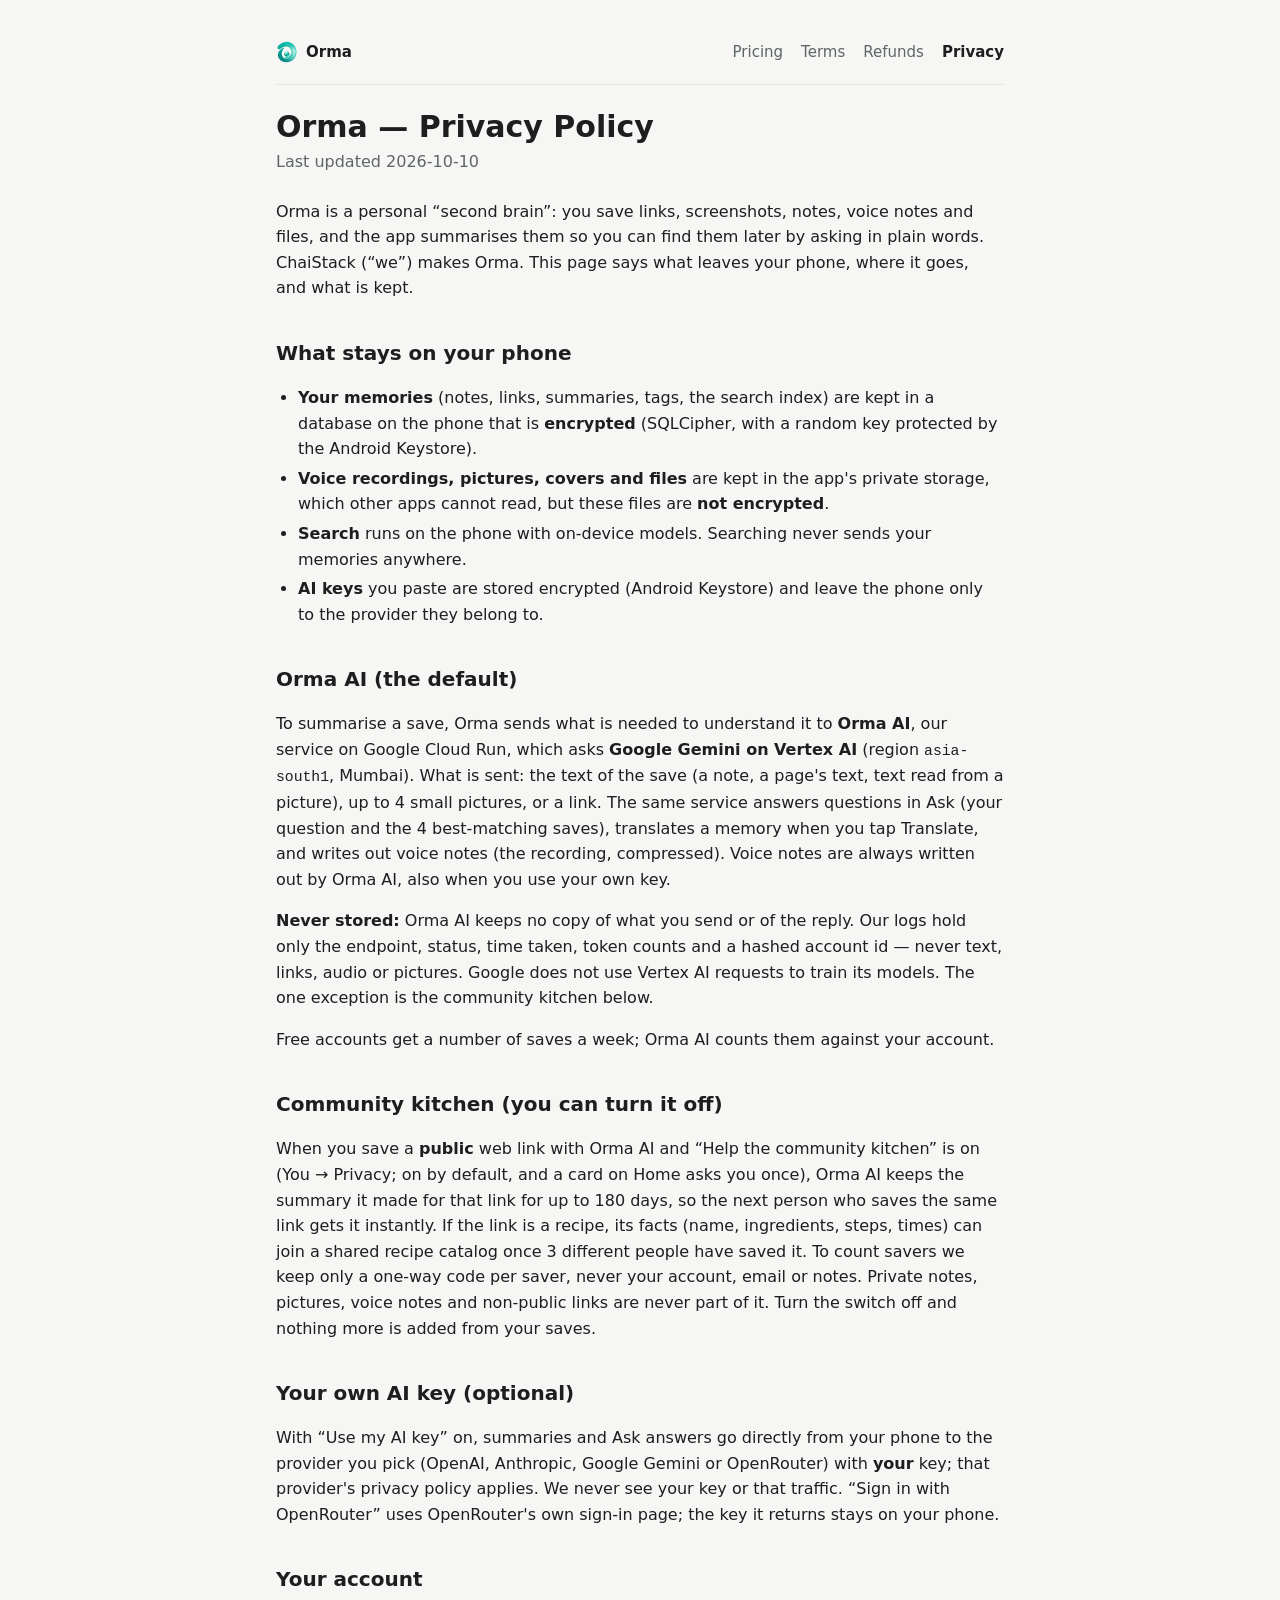
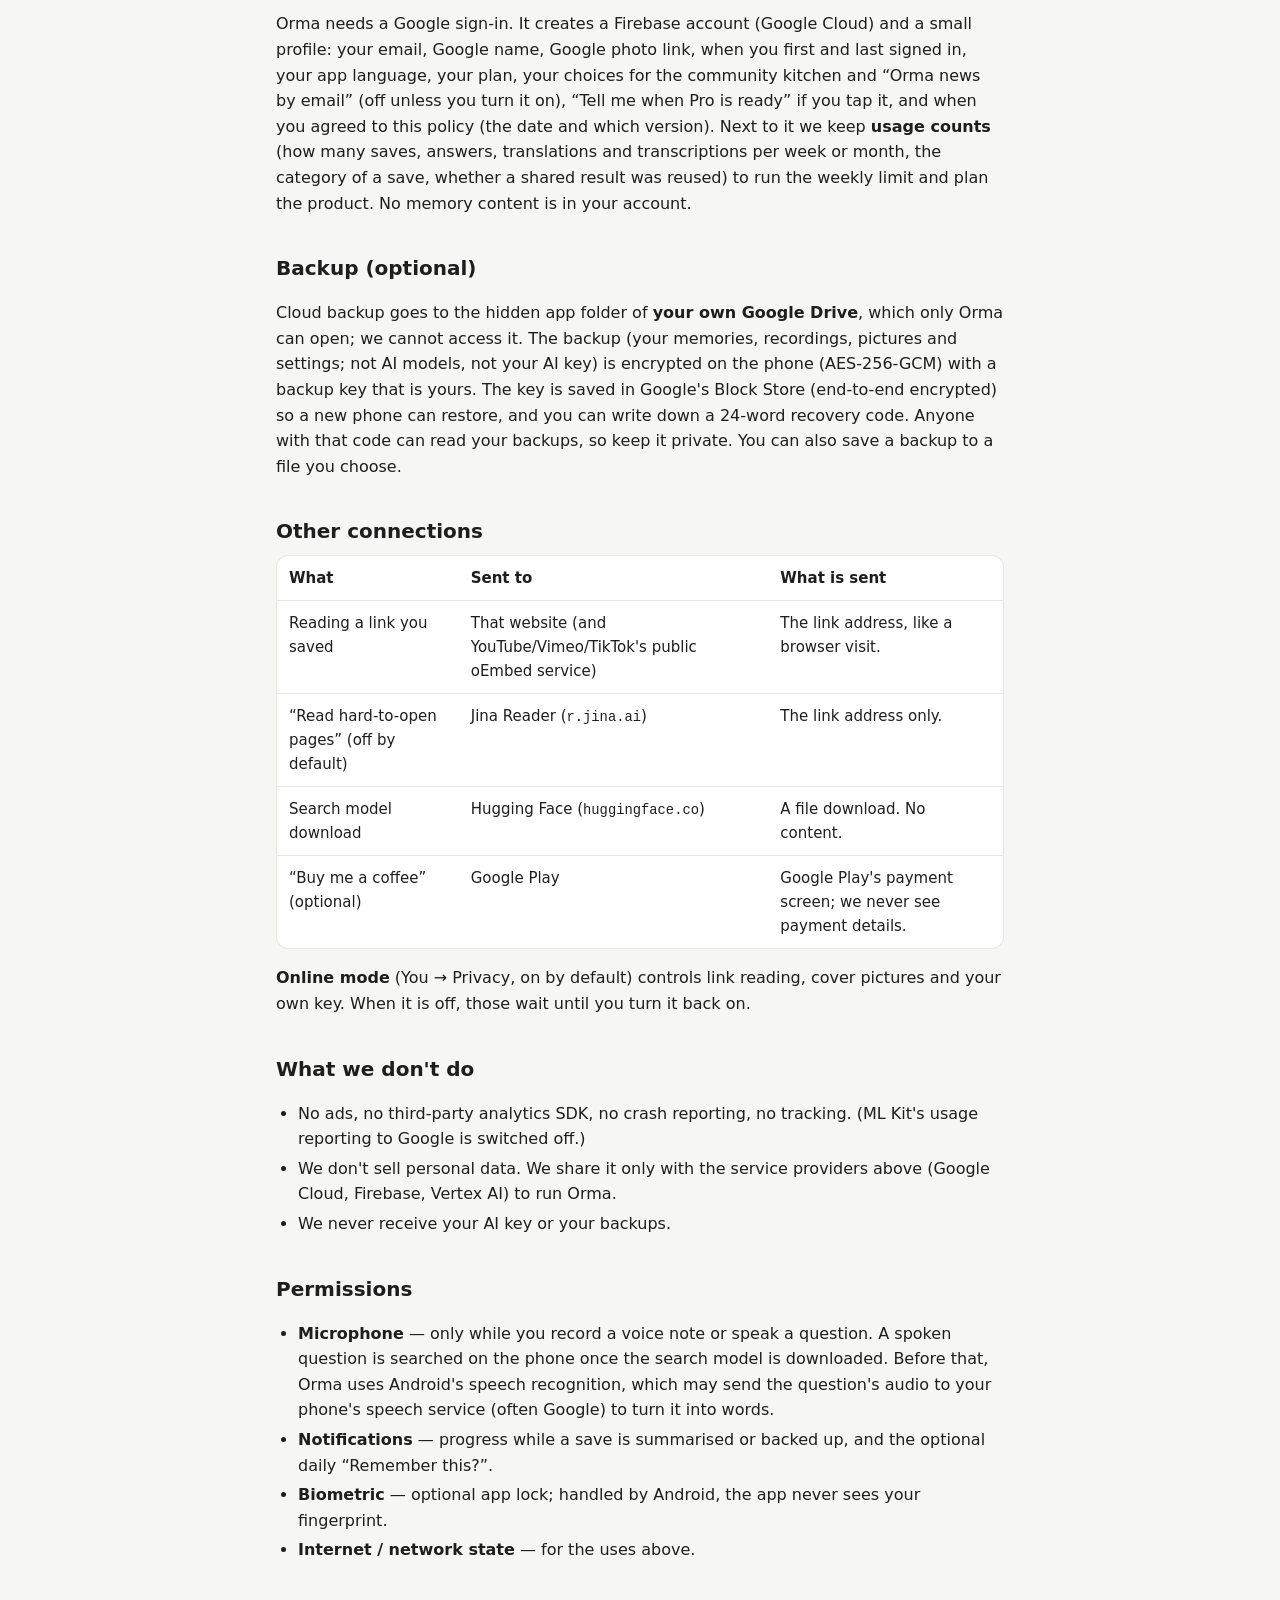
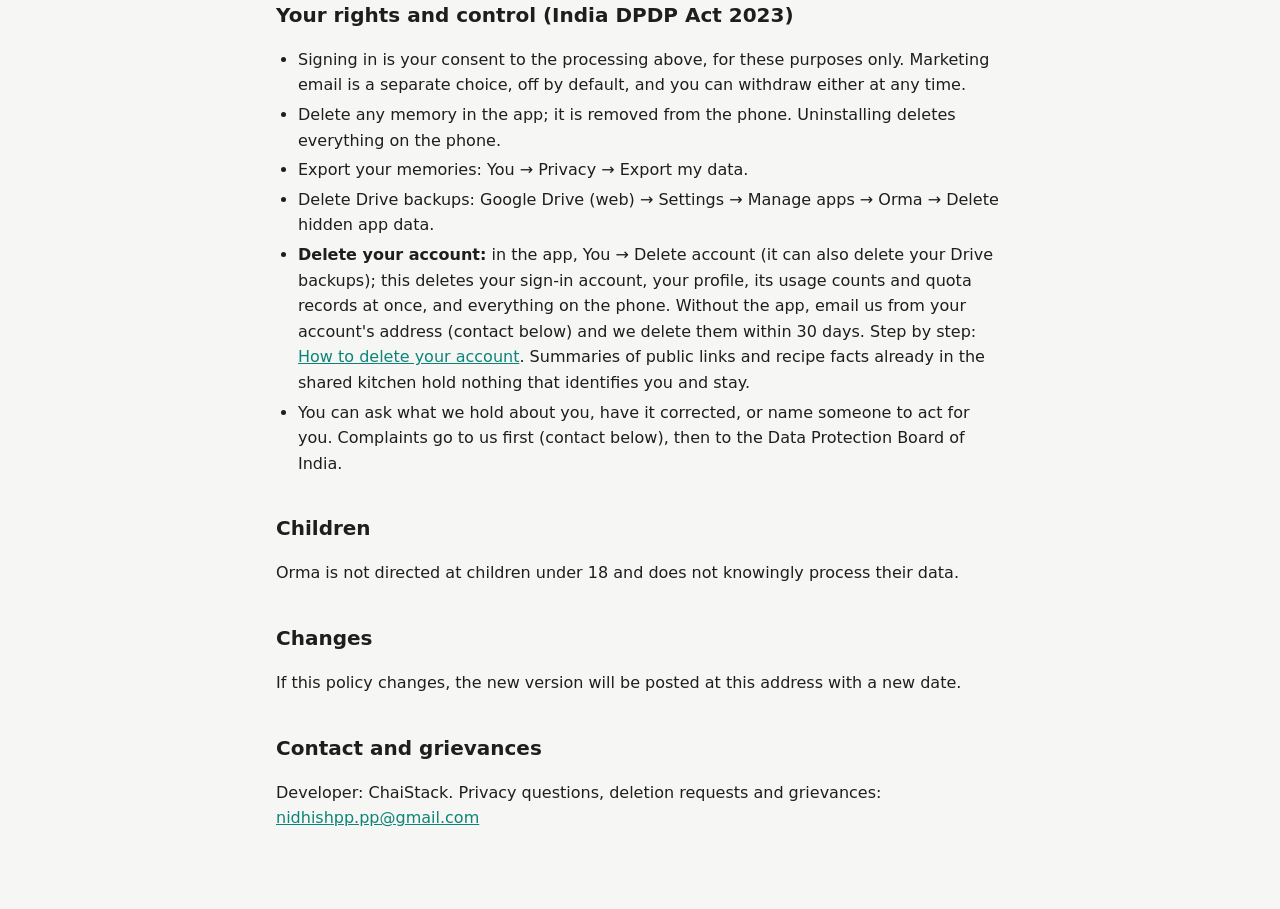
<file: index.html>
<!doctype html>
<html lang="en">
<head>
<meta charset="utf-8">
<meta name="viewport" content="width=device-width, initial-scale=1">
<title>Orma — Privacy Policy</title>
<meta name="description" content="Privacy policy for the Orma Android app.">
<link rel="icon" href="favicon.ico" sizes="48x48">
<link rel="icon" href="favicon.svg" type="image/svg+xml">
<link rel="apple-touch-icon" href="apple-touch-icon.png">
<meta name="theme-color" content="#0C8578">
<meta property="og:type" content="website">
<meta property="og:site_name" content="Orma">
<meta property="og:title" content="Orma — Privacy Policy">
<meta property="og:description" content="Privacy policy for the Orma Android app.">
<meta property="og:url" content="https://nidhishpp.github.io/orma-privacy/">
<meta property="og:image" content="https://nidhishpp.github.io/orma-privacy/og.jpg">
<meta property="og:image:width" content="1200">
<meta property="og:image:height" content="630">
<meta property="og:image:alt" content="Orma, your pocket brain app">
<meta name="twitter:card" content="summary_large_image">
<style>
  :root { --bg:#F6F6F4; --card:#FFFFFF; --ink:#1C1F1E; --muted:#5E6664; --line:#E4E6E3; --accent:#0C8578; }
  @media (prefers-color-scheme: dark) {
    :root { --bg:#121615; --card:#1A1F1E; --ink:#E9EDEC; --muted:#A3ADAA; --line:#2A3230; --accent:#4AD1C0; }
  }
  * { box-sizing: border-box; }
  body { margin:0; background:var(--bg); color:var(--ink);
         font:16px/1.6 system-ui,-apple-system,"Segoe UI",Roboto,sans-serif; }
  main { max-width:760px; margin:0 auto; padding:40px 16px 64px; }
  h1 { font-size:30px; line-height:1.2; margin:0 0 4px; }
  h2 { font-size:20px; margin:36px 0 8px; }
  .updated { color:var(--muted); margin:0 0 24px; }
  a { color:var(--accent); }
  code { font-size:.92em; }
  ul { padding-left:22px; }
  li { margin:4px 0; }
  .table { overflow-x:auto; border:1px solid var(--line); border-radius:12px; background:var(--card); }
  table { border-collapse:collapse; width:100%; min-width:560px; font-size:15px; }
  th, td { text-align:left; vertical-align:top; padding:10px 12px; border-bottom:1px solid var(--line); }
  tr:last-child td { border-bottom:0; }
  th { font-weight:600; }
  nav.site { display:flex; flex-wrap:wrap; gap:4px 18px; padding:0 0 20px; margin:0 0 24px; border-bottom:1px solid var(--line); font-size:15px; }
  nav.site a { color:var(--muted); text-decoration:none; }
  nav.site a[aria-current="page"] { color:var(--ink); font-weight:600; }
  nav.site .brand { color:var(--ink); font-weight:700; margin-right:auto; display:inline-flex; align-items:center; gap:8px; }
</style>
</head>
<body>
<main>
<nav class="site">
  <a class="brand" href="./"><img src="mark.svg" alt="" width="22" height="22">Orma</a>
  <a href="pricing.html">Pricing</a>
  <a href="terms.html">Terms</a>
  <a href="refund.html">Refunds</a>
  <a href="./" aria-current="page">Privacy</a>
</nav>

<h1>Orma — Privacy Policy</h1>
<p class="updated">Last updated 2026-10-10</p>

<p>Orma is a personal “second brain”: you save links, screenshots, notes, voice notes and files, and
the app summarises them so you can find them later by asking in plain words. ChaiStack (“we”) makes
Orma. This page says what leaves your phone, where it goes, and what is kept.</p>

<h2>What stays on your phone</h2>
<ul>
<li><strong>Your memories</strong> (notes, links, summaries, tags, the search index) are kept in a database on the phone
that is <strong>encrypted</strong> (SQLCipher, with a random key protected by the Android Keystore).</li>
<li><strong>Voice recordings, pictures, covers and files</strong> are kept in the app's private storage, which other apps
cannot read, but these files are <strong>not encrypted</strong>.</li>
<li><strong>Search</strong> runs on the phone with on-device models. Searching never sends your memories anywhere.</li>
<li><strong>AI keys</strong> you paste are stored encrypted (Android Keystore) and leave the phone only to the provider
they belong to.</li>
</ul>

<h2>Orma AI (the default)</h2>
<p>To summarise a save, Orma sends what is needed to understand it to <strong>Orma AI</strong>, our service on Google Cloud
Run, which asks <strong>Google Gemini on Vertex AI</strong> (region <code>asia-south1</code>, Mumbai). What is sent: the
text of the save (a note, a page's text, text read from a picture), up to 4 small pictures, or a link. The same service
answers questions in Ask (your question and the 4 best-matching saves), translates a memory when you tap Translate, and
writes out voice notes (the recording, compressed). Voice notes are always written out by Orma AI, also when you use
your own key.</p>
<p><strong>Never stored:</strong> Orma AI keeps no copy of what you send or of the reply. Our logs hold only the endpoint,
status, time taken, token counts and a hashed account id — never text, links, audio or pictures. Google does not use
Vertex AI requests to train its models. The one exception is the community kitchen below.</p>
<p>Free accounts get a number of saves a week; Orma AI counts them against your account.</p>

<h2>Community kitchen (you can turn it off)</h2>
<p>When you save a <strong>public</strong> web link with Orma AI and “Help the community kitchen” is on (You → Privacy; on by
default, and a card on Home asks you once), Orma AI keeps the summary it made for that link for up to 180 days, so the
next person who saves the same link gets it instantly. If the link is a recipe, its facts (name, ingredients, steps, times)
can join a shared recipe catalog once 3 different people have saved it. To count savers we keep only a one-way code per
saver, never your account, email or notes. Private notes, pictures, voice notes and non-public links are never part of
it. Turn the switch off and nothing more is added from your saves.</p>

<h2>Your own AI key (optional)</h2>
<p>With “Use my AI key” on, summaries and Ask answers go directly from your phone to the provider you pick (OpenAI,
Anthropic, Google Gemini or OpenRouter) with <strong>your</strong> key; that provider's privacy policy applies. We never see
your key or that traffic. “Sign in with OpenRouter” uses OpenRouter's own sign-in page; the key it returns stays on your
phone.</p>

<h2>Your account</h2>
<p>Orma needs a Google sign-in. It creates a Firebase account (Google Cloud) and a small profile: your email, Google name,
Google photo link, when you first and last signed in, your app language, your plan, your choices for the community
kitchen and “Orma news by email” (off unless you turn it on), “Tell me when Pro is ready” if you tap it, and when you
agreed to this policy (the date and which version). Next to it we
keep <strong>usage counts</strong> (how many saves, answers, translations and transcriptions per week or month, the
category of a save, whether a shared result was reused) to run the weekly limit and plan the product. No memory content
is in your account.</p>

<h2>Backup (optional)</h2>
<p>Cloud backup goes to the hidden app folder of <strong>your own Google Drive</strong>, which only Orma can open; we cannot
access it. The backup (your memories, recordings, pictures and settings; not AI models, not your AI key) is encrypted on
the phone (AES-256-GCM) with a backup key that is yours. The key is saved in Google's Block Store (end-to-end encrypted)
so a new phone can restore, and you can write down a 24-word recovery code. Anyone with that code can read your
backups, so keep it private. You can also save a backup to a file you choose.</p>

<h2>Other connections</h2>
<div class="table">
<table>
<thead><tr><th>What</th><th>Sent to</th><th>What is sent</th></tr></thead>
<tbody>
<tr><td>Reading a link you saved</td><td>That website (and YouTube/Vimeo/TikTok's public oEmbed service)</td><td>The link address, like a browser visit.</td></tr>
<tr><td>“Read hard-to-open pages” (off by default)</td><td>Jina Reader (<code>r.jina.ai</code>)</td><td>The link address only.</td></tr>
<tr><td>Search model download</td><td>Hugging Face (<code>huggingface.co</code>)</td><td>A file download. No content.</td></tr>
<tr><td>“Buy me a coffee” (optional)</td><td>Google Play</td><td>Google Play's payment screen; we never see payment details.</td></tr>
</tbody>
</table>
</div>
<p><strong>Online mode</strong> (You → Privacy, on by default) controls link reading, cover pictures and your own key. When
it is off, those wait until you turn it back on.</p>

<h2>What we don't do</h2>
<ul>
<li>No ads, no third-party analytics SDK, no crash reporting, no tracking. (ML Kit's usage reporting to Google is switched off.)</li>
<li>We don't sell personal data. We share it only with the service providers above (Google Cloud, Firebase, Vertex AI) to run Orma.</li>
<li>We never receive your AI key or your backups.</li>
</ul>

<h2>Permissions</h2>
<ul>
<li><strong>Microphone</strong> — only while you record a voice note or speak a question. A spoken question is searched on
the phone once the search model is downloaded. Before that, Orma uses Android's speech recognition, which may send the
question's audio to your phone's speech service (often Google) to turn it into words.</li>
<li><strong>Notifications</strong> — progress while a save is summarised or backed up, and the optional daily “Remember this?”.</li>
<li><strong>Biometric</strong> — optional app lock; handled by Android, the app never sees your fingerprint.</li>
<li><strong>Internet / network state</strong> — for the uses above.</li>
</ul>

<h2>Your rights and control (India DPDP Act 2023)</h2>
<ul>
<li>Signing in is your consent to the processing above, for these purposes only. Marketing email is a separate choice, off by default, and you can withdraw either at any time.</li>
<li>Delete any memory in the app; it is removed from the phone. Uninstalling deletes everything on the phone.</li>
<li>Export your memories: You → Privacy → Export my data.</li>
<li>Delete Drive backups: Google Drive (web) → Settings → Manage apps → Orma → Delete hidden app data.</li>
<li><strong>Delete your account:</strong> in the app, You → Delete account (it can also delete your Drive backups); this
deletes your sign-in account, your profile, its usage counts and quota records at once, and everything on the phone.
Without the app, email us from your account's address (contact below) and we delete them within 30 days.
Step by step: <a href="delete/">How to delete your account</a>. Summaries of public links and recipe facts
already in the shared kitchen hold nothing that identifies you and stay.</li>
<li>You can ask what we hold about you, have it corrected, or name someone to act for you. Complaints go to us first
(contact below), then to the Data Protection Board of India.</li>
</ul>

<h2>Children</h2>
<p>Orma is not directed at children under 18 and does not knowingly process their data.</p>

<h2>Changes</h2>
<p>If this policy changes, the new version will be posted at this address with a new date.</p>

<h2>Contact and grievances</h2>
<p>Developer: ChaiStack. Privacy questions, deletion requests and grievances: <a href="mailto:nidhishpp.pp@gmail.com">nidhishpp.pp@gmail.com</a></p>
</main>
</body>
</html>
</file>
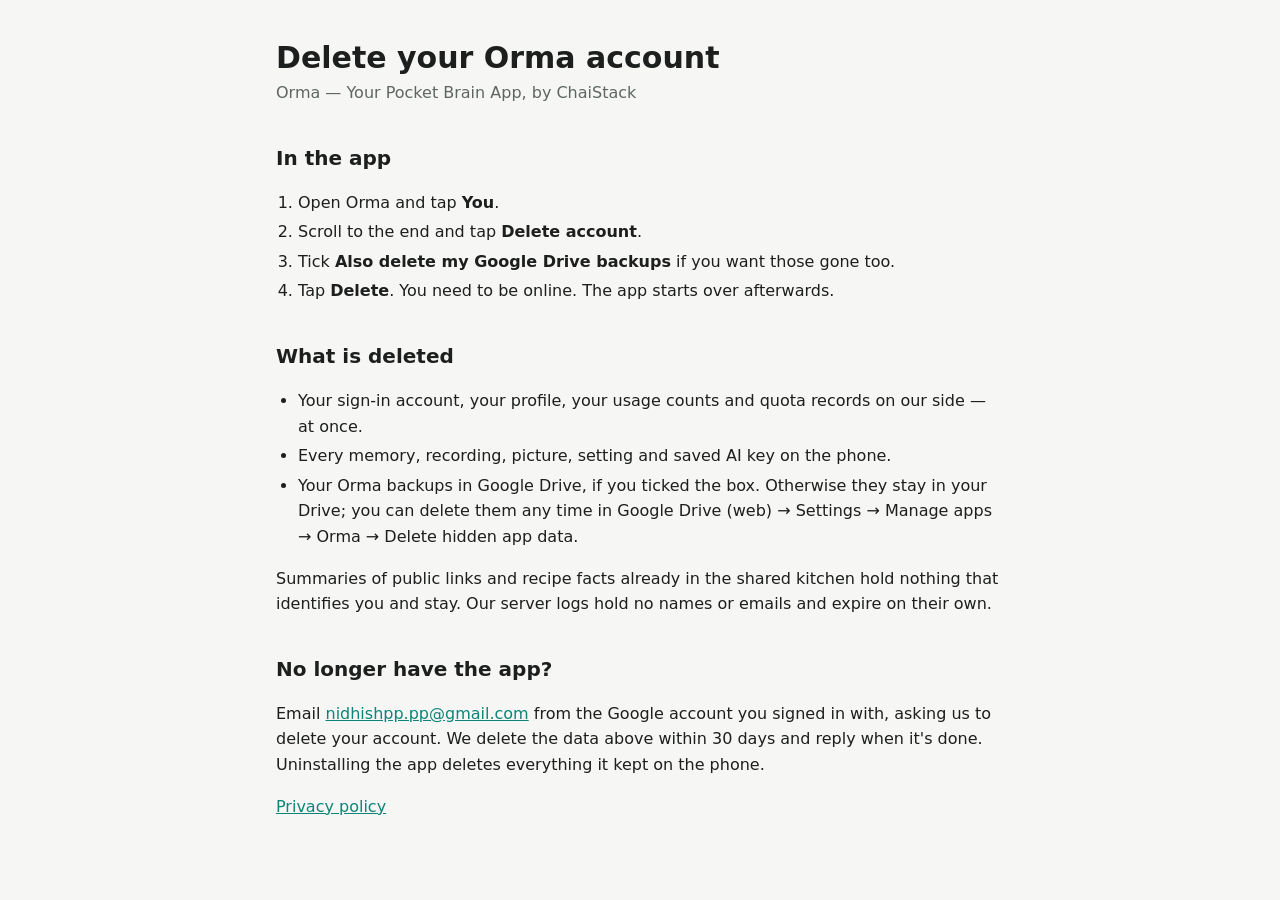
<file: delete/index.html>
<!doctype html>
<html lang="en">
<head>
<meta charset="utf-8">
<meta name="viewport" content="width=device-width, initial-scale=1">
<title>Orma — Delete your account</title>
<meta name="description" content="How to delete your Orma account and data.">
<link rel="icon" href="../favicon.ico" sizes="48x48">
<link rel="icon" href="../favicon.svg" type="image/svg+xml">
<link rel="apple-touch-icon" href="../apple-touch-icon.png">
<meta name="theme-color" content="#0C8578">
<meta property="og:type" content="website">
<meta property="og:site_name" content="Orma">
<meta property="og:title" content="Orma — Delete your account">
<meta property="og:description" content="How to delete your Orma account and data.">
<meta property="og:url" content="https://nidhishpp.github.io/orma-privacy/delete/">
<meta property="og:image" content="https://nidhishpp.github.io/orma-privacy/og.jpg">
<meta property="og:image:width" content="1200">
<meta property="og:image:height" content="630">
<meta property="og:image:alt" content="Orma, your pocket brain app">
<meta name="twitter:card" content="summary_large_image">
<style>
  :root { --bg:#F6F6F4; --card:#FFFFFF; --ink:#1C1F1E; --muted:#5E6664; --line:#E4E6E3; --accent:#0C8578; }
  @media (prefers-color-scheme: dark) {
    :root { --bg:#121615; --card:#1A1F1E; --ink:#E9EDEC; --muted:#A3ADAA; --line:#2A3230; --accent:#4AD1C0; }
  }
  * { box-sizing: border-box; }
  body { margin:0; background:var(--bg); color:var(--ink);
         font:16px/1.6 system-ui,-apple-system,"Segoe UI",Roboto,sans-serif; }
  main { max-width:760px; margin:0 auto; padding:40px 16px 64px; }
  h1 { font-size:30px; line-height:1.2; margin:0 0 4px; }
  h2 { font-size:20px; margin:36px 0 8px; }
  .updated { color:var(--muted); margin:0 0 24px; }
  a { color:var(--accent); }
  ul, ol { padding-left:22px; }
  li { margin:4px 0; }
</style>
</head>
<body>
<main>
<h1>Delete your Orma account</h1>
<p class="updated">Orma — Your Pocket Brain App, by ChaiStack</p>

<h2>In the app</h2>
<ol>
<li>Open Orma and tap <strong>You</strong>.</li>
<li>Scroll to the end and tap <strong>Delete account</strong>.</li>
<li>Tick <strong>Also delete my Google Drive backups</strong> if you want those gone too.</li>
<li>Tap <strong>Delete</strong>. You need to be online. The app starts over afterwards.</li>
</ol>

<h2>What is deleted</h2>
<ul>
<li>Your sign-in account, your profile, your usage counts and quota records on our side — at once.</li>
<li>Every memory, recording, picture, setting and saved AI key on the phone.</li>
<li>Your Orma backups in Google Drive, if you ticked the box. Otherwise they stay in your Drive; you can delete them
any time in Google Drive (web) → Settings → Manage apps → Orma → Delete hidden app data.</li>
</ul>
<p>Summaries of public links and recipe facts already in the shared kitchen hold nothing that identifies you and stay.
Our server logs hold no names or emails and expire on their own.</p>

<h2>No longer have the app?</h2>
<p>Email <a href="mailto:nidhishpp.pp@gmail.com?subject=Delete%20my%20Orma%20account">nidhishpp.pp@gmail.com</a>
from the Google account you signed in with, asking us to delete your account. We delete the data above within 30 days
and reply when it's done. Uninstalling the app deletes everything it kept on the phone.</p>

<p><a href="../">Privacy policy</a></p>
</main>
</body>
</html>
</file>
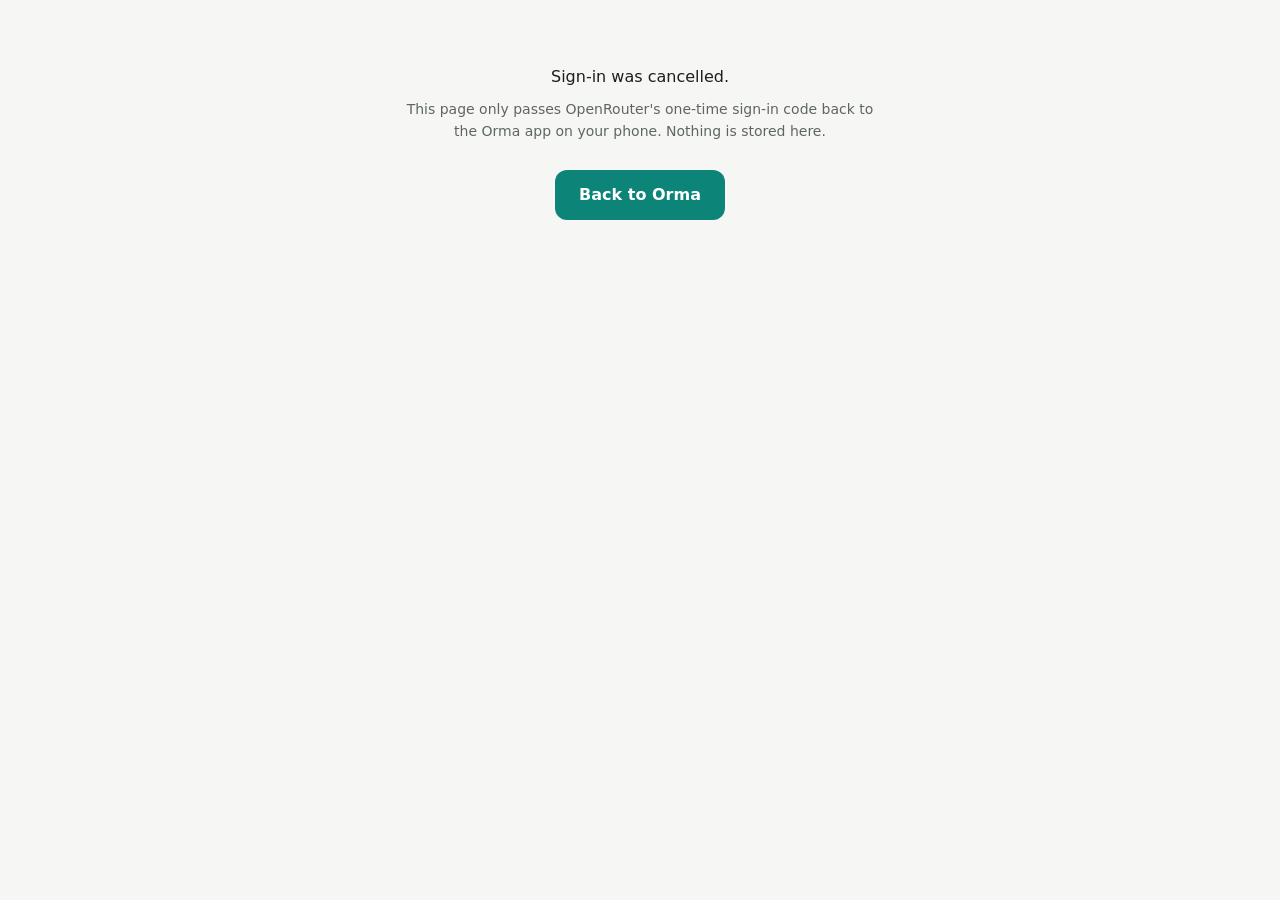
<file: openrouter/index.html>
<!doctype html>
<html lang="en">
<head>
<meta charset="utf-8">
<meta name="viewport" content="width=device-width, initial-scale=1">
<meta name="referrer" content="no-referrer">
<meta name="robots" content="noindex">
<title>Orma — OpenRouter sign-in</title>
<link rel="icon" href="../favicon.ico" sizes="48x48">
<link rel="icon" href="../favicon.svg" type="image/svg+xml">
<link rel="apple-touch-icon" href="../apple-touch-icon.png">
<meta name="theme-color" content="#0C8578">
<style>
  :root { --bg:#F6F6F4; --ink:#1C1F1E; --muted:#5E6664; --accent:#0C8578; --on-accent:#FFFFFF; }
  @media (prefers-color-scheme: dark) {
    :root { --bg:#121615; --ink:#E9EDEC; --muted:#A3ADAA; --accent:#4AD1C0; --on-accent:#0B1211; }
  }
  body { margin:0; background:var(--bg); color:var(--ink);
         font:16px/1.6 system-ui,-apple-system,"Segoe UI",Roboto,sans-serif; }
  main { max-width:480px; margin:0 auto; padding:64px 16px; text-align:center; }
  p { margin:0 0 8px; }
  .muted { color:var(--muted); font-size:14px; }
  a.button { display:inline-block; margin-top:20px; padding:12px 24px; border-radius:12px;
             background:var(--accent); color:var(--on-accent); text-decoration:none; font-weight:600; }
</style>
</head>
<body>
<main>
  <p id="msg">Returning to Orma…</p>
  <p class="muted">This page only passes OpenRouter's one-time sign-in code back to the Orma app on your phone. Nothing is stored here.</p>
  <a class="button" id="back" href="orma://openrouter">Back to Orma</a>
</main>
<script>
  // OpenRouter sends the user here with ?code=…; hand it to the app. The code alone is useless:
  // redeeming it needs the PKCE verifier, which never leaves the app.
  var params = new URLSearchParams(location.search);
  var code = params.get("code");
  var target = "orma://openrouter" + (code ? "?code=" + encodeURIComponent(code) : "?error=cancelled");
  if (!code) document.getElementById("msg").textContent = "Sign-in was cancelled.";
  document.getElementById("back").href = target;
  // Drop the code from the address bar and history.
  history.replaceState(null, "", location.pathname);
  setTimeout(function () { location.href = target; }, 300);
</script>
</body>
</html>
</file>
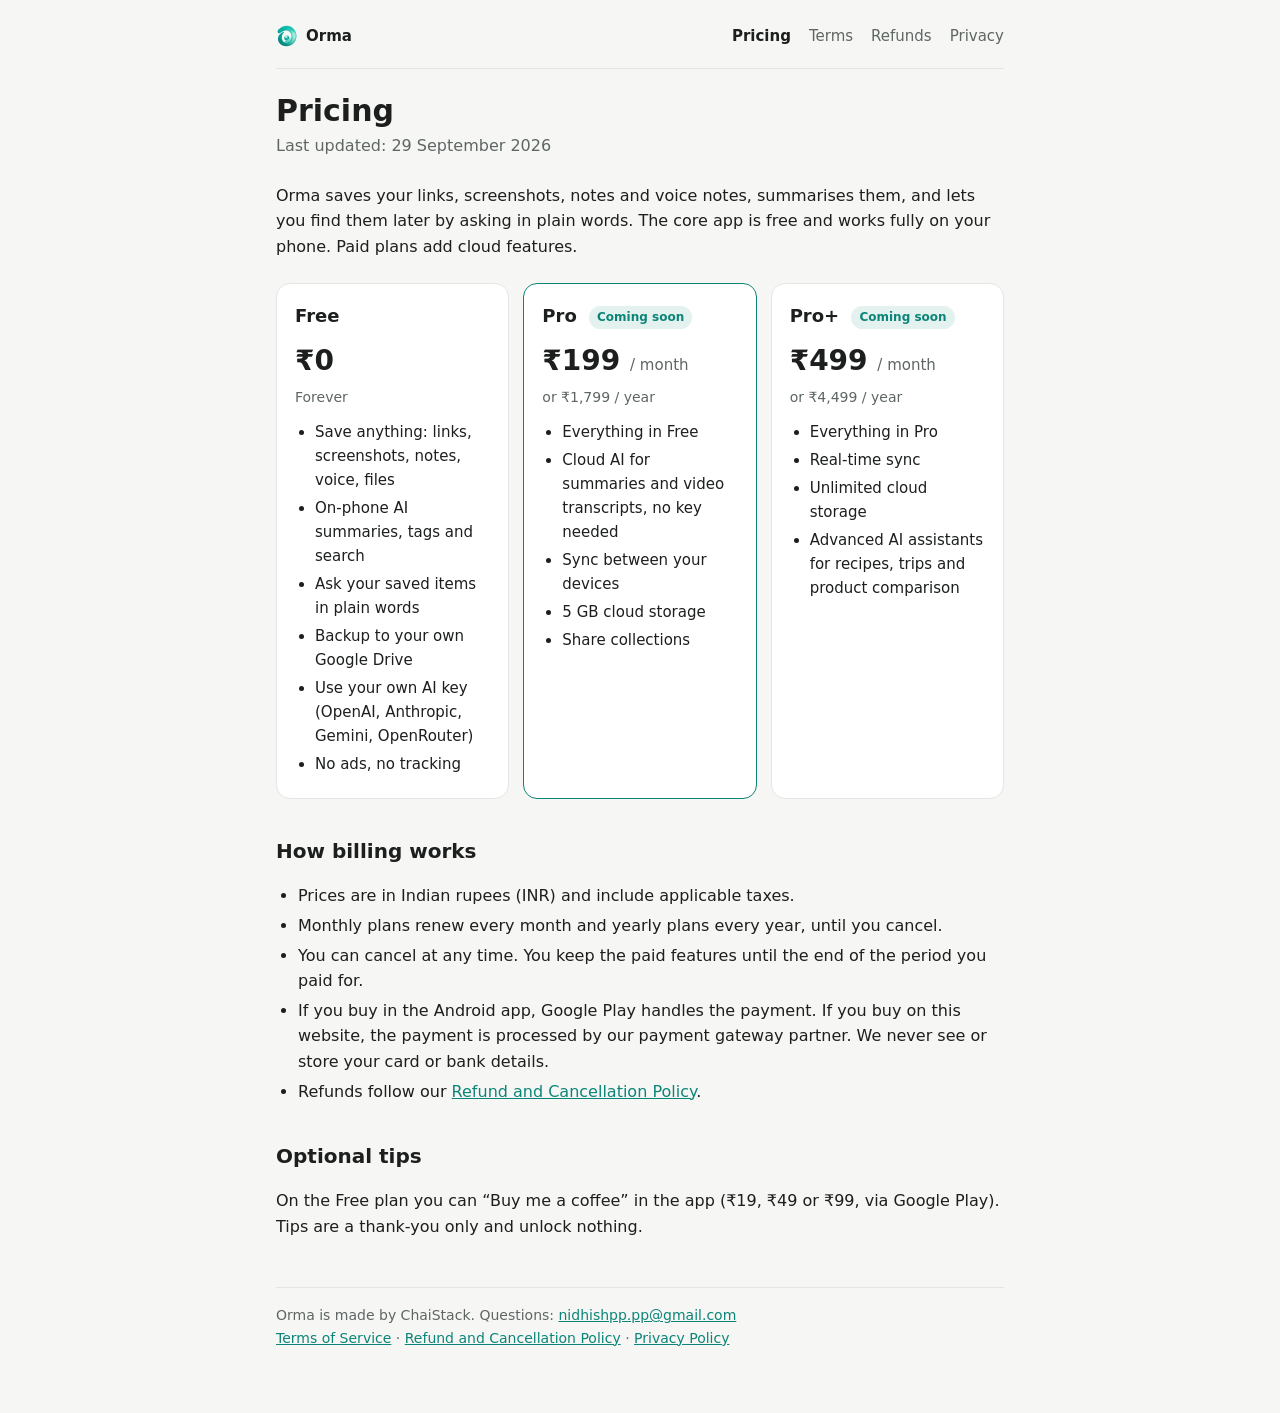
<file: pricing.html>
<!doctype html>
<html lang="en">
<head>
<meta charset="utf-8">
<meta name="viewport" content="width=device-width, initial-scale=1">
<title>Orma — Pricing</title>
<meta name="description" content="Plans and prices for Orma.">
<link rel="icon" href="favicon.ico" sizes="48x48">
<link rel="icon" href="favicon.svg" type="image/svg+xml">
<link rel="apple-touch-icon" href="apple-touch-icon.png">
<meta name="theme-color" content="#0C8578">
<meta property="og:type" content="website">
<meta property="og:site_name" content="Orma">
<meta property="og:title" content="Orma — Pricing">
<meta property="og:description" content="Plans and prices for Orma.">
<meta property="og:url" content="https://nidhishpp.github.io/orma-privacy/pricing.html">
<meta property="og:image" content="https://nidhishpp.github.io/orma-privacy/og.jpg">
<meta property="og:image:width" content="1200">
<meta property="og:image:height" content="630">
<meta property="og:image:alt" content="Orma, your pocket brain app">
<meta name="twitter:card" content="summary_large_image">
<link rel="stylesheet" href="style.css">
</head>
<body>
<main>
<nav class="site">
  <a class="brand" href="./"><img src="mark.svg" alt="" width="22" height="22">Orma</a>
  <a href="pricing.html" aria-current="page">Pricing</a>
  <a href="terms.html">Terms</a>
  <a href="refund.html">Refunds</a>
  <a href="./">Privacy</a>
</nav>

<h1>Pricing</h1>
<p class="updated">Last updated: 29 September 2026</p>

<p>Orma saves your links, screenshots, notes and voice notes, summarises them, and lets you find
them later by asking in plain words. The core app is free and works fully on your phone. Paid
plans add cloud features.</p>

<div class="plans">
  <section class="plan">
    <h3>Free</h3>
    <p class="price">₹0</p>
    <p class="yearly">Forever</p>
    <ul>
      <li>Save anything: links, screenshots, notes, voice, files</li>
      <li>On-phone AI summaries, tags and search</li>
      <li>Ask your saved items in plain words</li>
      <li>Backup to your own Google Drive</li>
      <li>Use your own AI key (OpenAI, Anthropic, Gemini, OpenRouter)</li>
      <li>No ads, no tracking</li>
    </ul>
  </section>
  <section class="plan featured">
    <h3>Pro <span class="badge">Coming soon</span></h3>
    <p class="price">₹199 <small>/ month</small></p>
    <p class="yearly">or ₹1,799 / year</p>
    <ul>
      <li>Everything in Free</li>
      <li>Cloud AI for summaries and video transcripts, no key needed</li>
      <li>Sync between your devices</li>
      <li>5 GB cloud storage</li>
      <li>Share collections</li>
    </ul>
  </section>
  <section class="plan">
    <h3>Pro+ <span class="badge">Coming soon</span></h3>
    <p class="price">₹499 <small>/ month</small></p>
    <p class="yearly">or ₹4,499 / year</p>
    <ul>
      <li>Everything in Pro</li>
      <li>Real-time sync</li>
      <li>Unlimited cloud storage</li>
      <li>Advanced AI assistants for recipes, trips and product comparison</li>
    </ul>
  </section>
</div>

<h2>How billing works</h2>
<ul>
  <li>Prices are in Indian rupees (INR) and include applicable taxes.</li>
  <li>Monthly plans renew every month and yearly plans every year, until you cancel.</li>
  <li>You can cancel at any time. You keep the paid features until the end of the period you
    paid for.</li>
  <li>If you buy in the Android app, Google Play handles the payment. If you buy on this website,
    the payment is processed by our payment gateway partner. We never see or store your card or
    bank details.</li>
  <li>Refunds follow our <a href="refund.html">Refund and Cancellation Policy</a>.</li>
</ul>

<h2>Optional tips</h2>
<p>On the Free plan you can “Buy me a coffee” in the app (₹19, ₹49 or ₹99, via Google Play).
Tips are a thank-you only and unlock nothing.</p>

<footer>
  Orma is made by ChaiStack. Questions: <a href="mailto:nidhishpp.pp@gmail.com">nidhishpp.pp@gmail.com</a><br>
  <a href="terms.html">Terms of Service</a> · <a href="refund.html">Refund and Cancellation Policy</a> · <a href="./">Privacy Policy</a>
</footer>
</main>
</body>
</html>
</file>
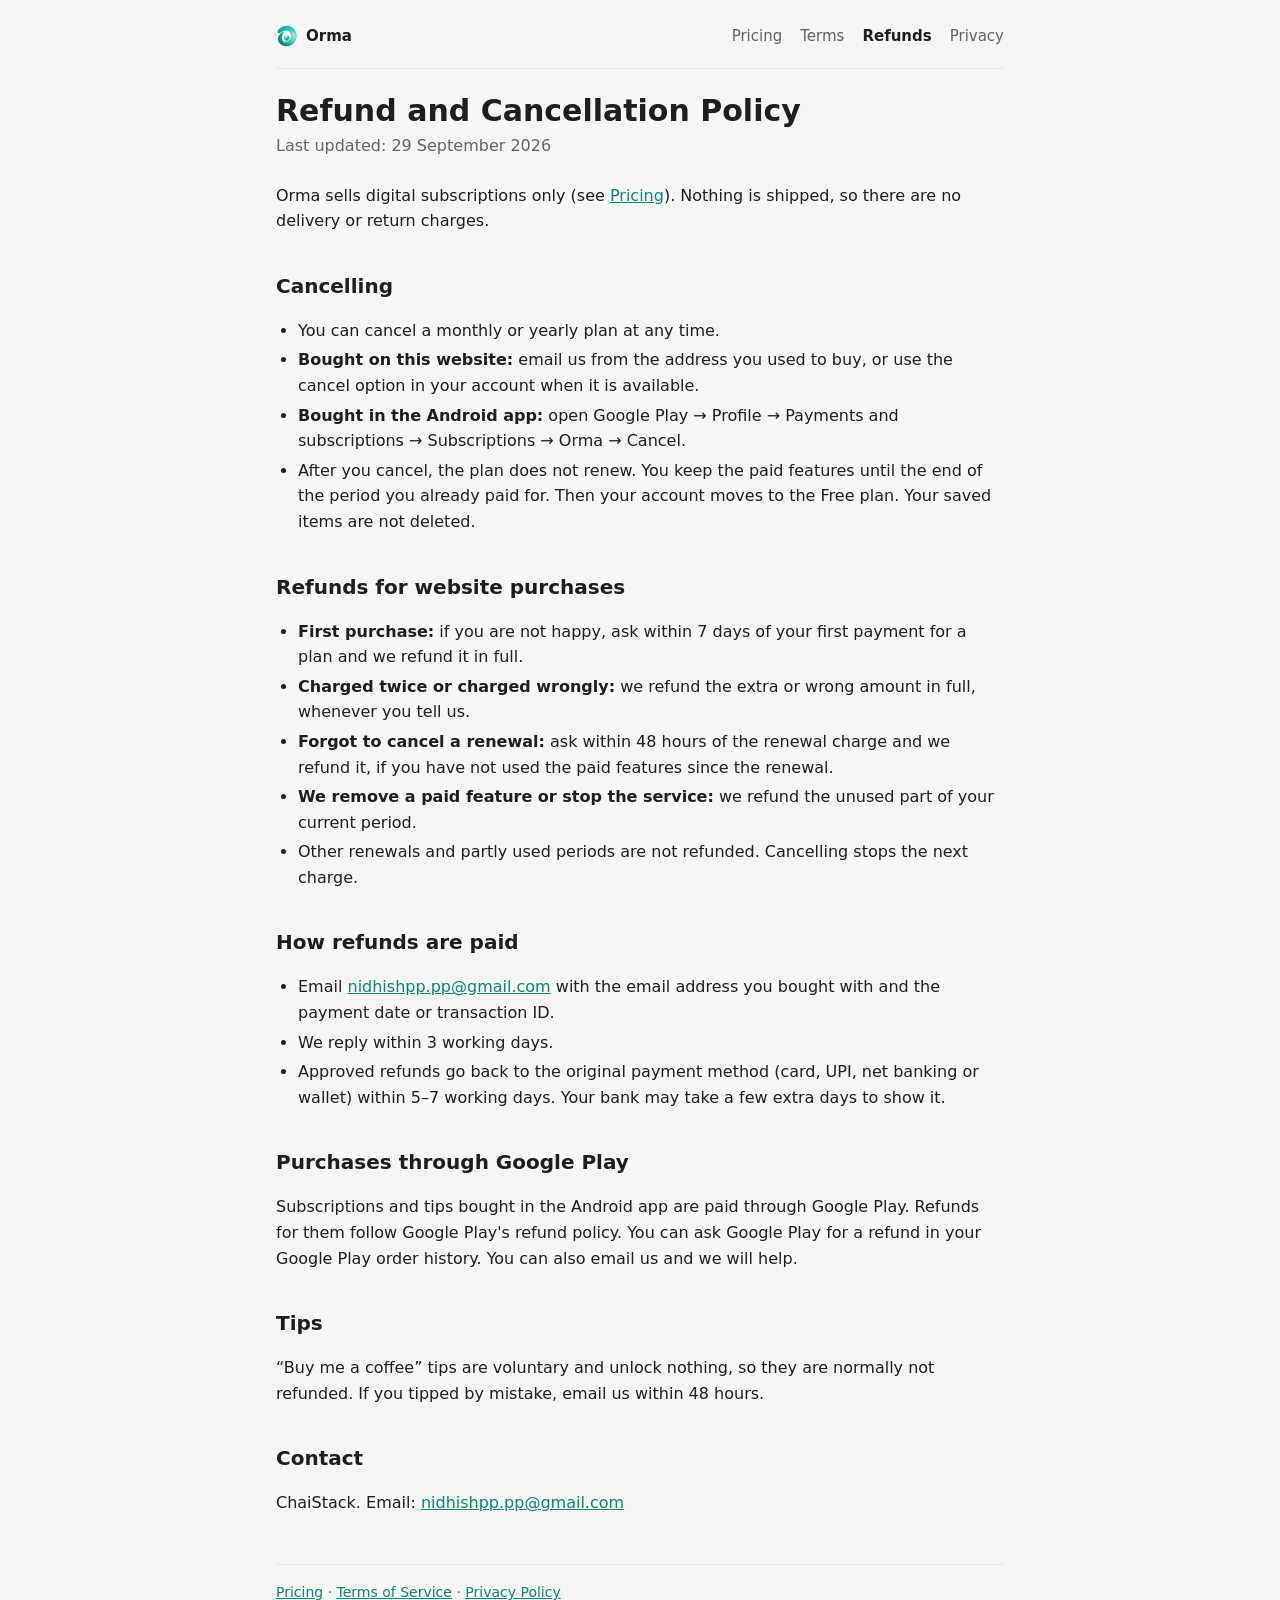
<file: refund.html>
<!doctype html>
<html lang="en">
<head>
<meta charset="utf-8">
<meta name="viewport" content="width=device-width, initial-scale=1">
<title>Orma — Refund and Cancellation Policy</title>
<meta name="description" content="Refund and cancellation policy for Orma plans.">
<link rel="icon" href="favicon.ico" sizes="48x48">
<link rel="icon" href="favicon.svg" type="image/svg+xml">
<link rel="apple-touch-icon" href="apple-touch-icon.png">
<meta name="theme-color" content="#0C8578">
<meta property="og:type" content="website">
<meta property="og:site_name" content="Orma">
<meta property="og:title" content="Orma — Refund and Cancellation Policy">
<meta property="og:description" content="Refund and cancellation policy for Orma plans.">
<meta property="og:url" content="https://nidhishpp.github.io/orma-privacy/refund.html">
<meta property="og:image" content="https://nidhishpp.github.io/orma-privacy/og.jpg">
<meta property="og:image:width" content="1200">
<meta property="og:image:height" content="630">
<meta property="og:image:alt" content="Orma, your pocket brain app">
<meta name="twitter:card" content="summary_large_image">
<link rel="stylesheet" href="style.css">
</head>
<body>
<main>
<nav class="site">
  <a class="brand" href="./"><img src="mark.svg" alt="" width="22" height="22">Orma</a>
  <a href="pricing.html">Pricing</a>
  <a href="terms.html">Terms</a>
  <a href="refund.html" aria-current="page">Refunds</a>
  <a href="./">Privacy</a>
</nav>

<h1>Refund and Cancellation Policy</h1>
<p class="updated">Last updated: 29 September 2026</p>

<p>Orma sells digital subscriptions only (see <a href="pricing.html">Pricing</a>). Nothing is
shipped, so there are no delivery or return charges.</p>

<h2>Cancelling</h2>
<ul>
  <li>You can cancel a monthly or yearly plan at any time.</li>
  <li><strong>Bought on this website:</strong> email us from the address you used to buy, or use the
    cancel option in your account when it is available.</li>
  <li><strong>Bought in the Android app:</strong> open Google Play → Profile → Payments and
    subscriptions → Subscriptions → Orma → Cancel.</li>
  <li>After you cancel, the plan does not renew. You keep the paid features until the end of the
    period you already paid for. Then your account moves to the Free plan. Your saved items are
    not deleted.</li>
</ul>

<h2>Refunds for website purchases</h2>
<ul>
  <li><strong>First purchase:</strong> if you are not happy, ask within 7 days of your first
    payment for a plan and we refund it in full.</li>
  <li><strong>Charged twice or charged wrongly:</strong> we refund the extra or wrong amount in
    full, whenever you tell us.</li>
  <li><strong>Forgot to cancel a renewal:</strong> ask within 48 hours of the renewal charge and we
    refund it, if you have not used the paid features since the renewal.</li>
  <li><strong>We remove a paid feature or stop the service:</strong> we refund the unused part of
    your current period.</li>
  <li>Other renewals and partly used periods are not refunded. Cancelling stops the next charge.</li>
</ul>

<h2>How refunds are paid</h2>
<ul>
  <li>Email <a href="mailto:nidhishpp.pp@gmail.com">nidhishpp.pp@gmail.com</a> with the email
    address you bought with and the payment date or transaction ID.</li>
  <li>We reply within 3 working days.</li>
  <li>Approved refunds go back to the original payment method (card, UPI, net banking or wallet)
    within 5–7 working days. Your bank may take a few extra days to show it.</li>
</ul>

<h2>Purchases through Google Play</h2>
<p>Subscriptions and tips bought in the Android app are paid through Google Play. Refunds for them
follow Google Play's refund policy. You can ask Google Play for a refund in your Google Play order
history. You can also email us and we will help.</p>

<h2>Tips</h2>
<p>“Buy me a coffee” tips are voluntary and unlock nothing, so they are normally not refunded. If
you tipped by mistake, email us within 48 hours.</p>

<h2>Contact</h2>
<p>ChaiStack. Email: <a href="mailto:nidhishpp.pp@gmail.com">nidhishpp.pp@gmail.com</a></p>

<footer>
  <a href="pricing.html">Pricing</a> · <a href="terms.html">Terms of Service</a> · <a href="./">Privacy Policy</a>
</footer>
</main>
</body>
</html>
</file>
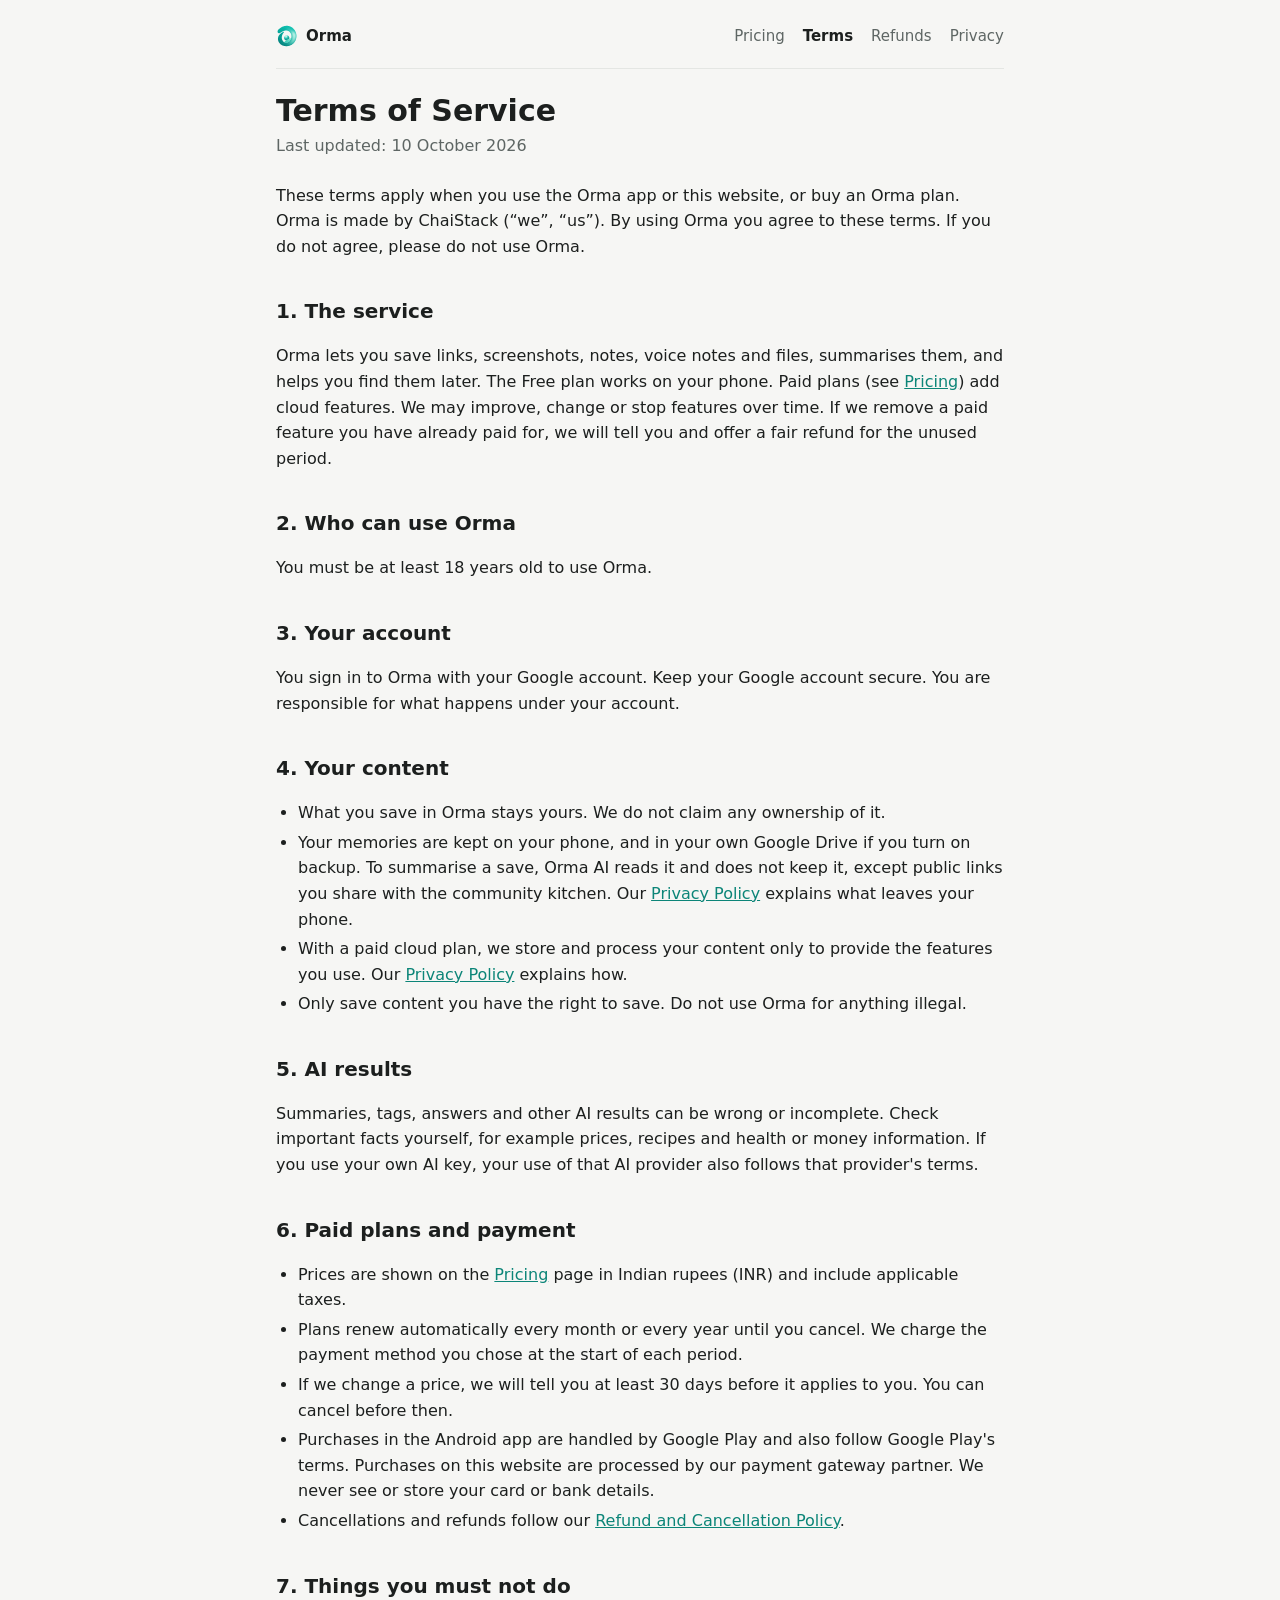
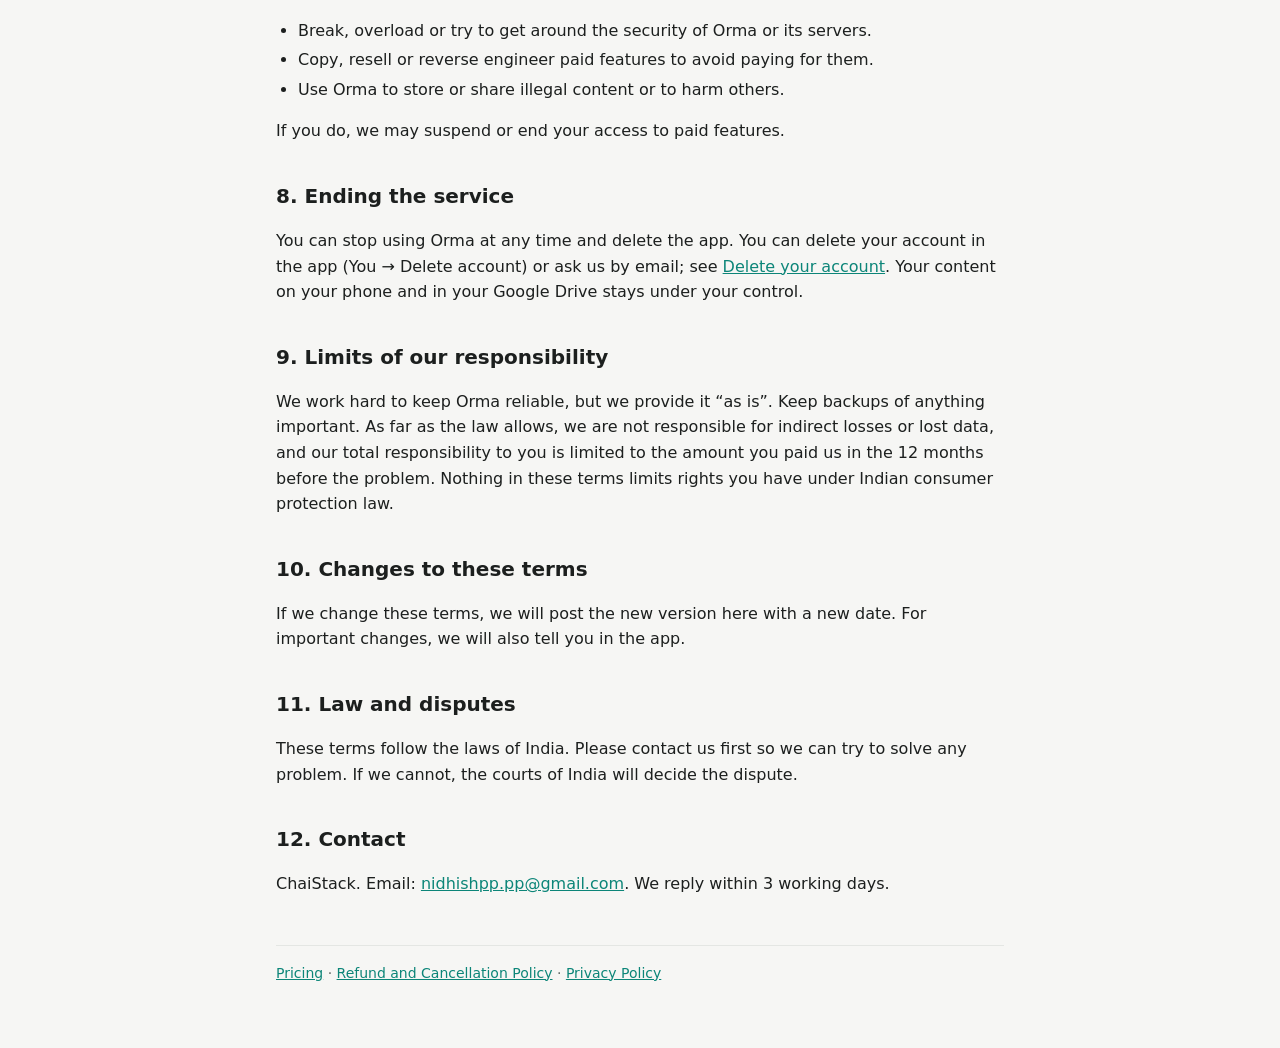
<file: terms.html>
<!doctype html>
<html lang="en">
<head>
<meta charset="utf-8">
<meta name="viewport" content="width=device-width, initial-scale=1">
<title>Orma — Terms of Service</title>
<meta name="description" content="Terms of Service for Orma.">
<link rel="icon" href="favicon.ico" sizes="48x48">
<link rel="icon" href="favicon.svg" type="image/svg+xml">
<link rel="apple-touch-icon" href="apple-touch-icon.png">
<meta name="theme-color" content="#0C8578">
<meta property="og:type" content="website">
<meta property="og:site_name" content="Orma">
<meta property="og:title" content="Orma — Terms of Service">
<meta property="og:description" content="Terms of Service for Orma.">
<meta property="og:url" content="https://nidhishpp.github.io/orma-privacy/terms.html">
<meta property="og:image" content="https://nidhishpp.github.io/orma-privacy/og.jpg">
<meta property="og:image:width" content="1200">
<meta property="og:image:height" content="630">
<meta property="og:image:alt" content="Orma, your pocket brain app">
<meta name="twitter:card" content="summary_large_image">
<link rel="stylesheet" href="style.css">
</head>
<body>
<main>
<nav class="site">
  <a class="brand" href="./"><img src="mark.svg" alt="" width="22" height="22">Orma</a>
  <a href="pricing.html">Pricing</a>
  <a href="terms.html" aria-current="page">Terms</a>
  <a href="refund.html">Refunds</a>
  <a href="./">Privacy</a>
</nav>

<h1>Terms of Service</h1>
<p class="updated">Last updated: 10 October 2026</p>

<p>These terms apply when you use the Orma app or this website, or buy an Orma plan. Orma is made
by ChaiStack (“we”, “us”). By using Orma you agree to these terms. If you do not agree, please do
not use Orma.</p>

<h2>1. The service</h2>
<p>Orma lets you save links, screenshots, notes, voice notes and files, summarises them, and helps
you find them later. The Free plan works on your phone. Paid plans (see <a href="pricing.html">Pricing</a>)
add cloud features. We may improve, change or stop features over time. If we remove a paid feature
you have already paid for, we will tell you and offer a fair refund for the unused period.</p>

<h2>2. Who can use Orma</h2>
<p>You must be at least 18 years old to use Orma.</p>

<h2>3. Your account</h2>
<p>You sign in to Orma with your Google account. Keep your Google account
secure. You are responsible for what happens under your account.</p>

<h2>4. Your content</h2>
<ul>
  <li>What you save in Orma stays yours. We do not claim any ownership of it.</li>
  <li>Your memories are kept on your phone, and in your own Google Drive if you turn on backup.
    To summarise a save, Orma AI reads it and does not keep it, except public links you share with the
    community kitchen. Our <a href="./">Privacy Policy</a> explains what leaves your phone.</li>
  <li>With a paid cloud plan, we store and process your content only to provide the features you
    use. Our <a href="./">Privacy Policy</a> explains how.</li>
  <li>Only save content you have the right to save. Do not use Orma for anything illegal.</li>
</ul>

<h2>5. AI results</h2>
<p>Summaries, tags, answers and other AI results can be wrong or incomplete. Check important facts
yourself, for example prices, recipes and health or money information. If you use your own AI key,
your use of that AI provider also follows that provider's terms.</p>

<h2>6. Paid plans and payment</h2>
<ul>
  <li>Prices are shown on the <a href="pricing.html">Pricing</a> page in Indian rupees (INR) and
    include applicable taxes.</li>
  <li>Plans renew automatically every month or every year until you cancel. We charge the payment
    method you chose at the start of each period.</li>
  <li>If we change a price, we will tell you at least 30 days before it applies to you. You can
    cancel before then.</li>
  <li>Purchases in the Android app are handled by Google Play and also follow Google Play's terms.
    Purchases on this website are processed by our payment gateway partner. We never see or store
    your card or bank details.</li>
  <li>Cancellations and refunds follow our <a href="refund.html">Refund and Cancellation Policy</a>.</li>
</ul>

<h2>7. Things you must not do</h2>
<ul>
  <li>Break, overload or try to get around the security of Orma or its servers.</li>
  <li>Copy, resell or reverse engineer paid features to avoid paying for them.</li>
  <li>Use Orma to store or share illegal content or to harm others.</li>
</ul>
<p>If you do, we may suspend or end your access to paid features.</p>

<h2>8. Ending the service</h2>
<p>You can stop using Orma at any time and delete the app. You can delete your account in the app
(You → Delete account) or ask us by email; see <a href="delete/">Delete your account</a>. Your content on your phone and in your Google Drive stays under your control.</p>

<h2>9. Limits of our responsibility</h2>
<p>We work hard to keep Orma reliable, but we provide it “as is”. Keep backups of anything
important. As far as the law allows, we are not responsible for indirect losses or lost data, and
our total responsibility to you is limited to the amount you paid us in the 12 months before the
problem. Nothing in these terms limits rights you have under Indian consumer protection law.</p>

<h2>10. Changes to these terms</h2>
<p>If we change these terms, we will post the new version here with a new date. For important
changes, we will also tell you in the app.</p>

<h2>11. Law and disputes</h2>
<p>These terms follow the laws of India. Please contact us first so we can try to solve any
problem. If we cannot, the courts of India will decide the dispute.</p>

<h2>12. Contact</h2>
<p>ChaiStack. Email: <a href="mailto:nidhishpp.pp@gmail.com">nidhishpp.pp@gmail.com</a>.
We reply within 3 working days.</p>

<footer>
  <a href="pricing.html">Pricing</a> · <a href="refund.html">Refund and Cancellation Policy</a> · <a href="./">Privacy Policy</a>
</footer>
</main>
</body>
</html>
</file>
<file: style.css>
:root { --bg:#F6F6F4; --card:#FFFFFF; --ink:#1C1F1E; --muted:#5E6664; --line:#E4E6E3; --accent:#0C8578; --accent-soft:#E3F2EF; }
@media (prefers-color-scheme: dark) {
  :root { --bg:#121615; --card:#1A1F1E; --ink:#E9EDEC; --muted:#A3ADAA; --line:#2A3230; --accent:#4AD1C0; --accent-soft:#16302C; }
}
* { box-sizing: border-box; }
body { margin:0; background:var(--bg); color:var(--ink);
       font:16px/1.6 system-ui,-apple-system,"Segoe UI",Roboto,sans-serif; }
main { max-width:760px; margin:0 auto; padding:24px 16px 64px; }
nav.site { display:flex; flex-wrap:wrap; gap:4px 18px; padding:0 0 20px; margin:0 0 24px;
           border-bottom:1px solid var(--line); font-size:15px; }
nav.site a { color:var(--muted); text-decoration:none; }
nav.site a[aria-current="page"] { color:var(--ink); font-weight:600; }
nav.site .brand { color:var(--ink); font-weight:700; margin-right:auto; display:inline-flex; align-items:center; gap:8px; }
h1 { font-size:30px; line-height:1.2; margin:0 0 4px; }
h2 { font-size:20px; margin:36px 0 8px; }
.updated { color:var(--muted); margin:0 0 24px; }
a { color:var(--accent); }
ul, ol { padding-left:22px; }
li { margin:4px 0; }
.plans { display:grid; grid-template-columns:repeat(auto-fit,minmax(220px,1fr)); gap:14px; margin:24px 0; }
.plan { background:var(--card); border:1px solid var(--line); border-radius:14px; padding:18px; }
.plan.featured { border-color:var(--accent); }
.plan h3 { margin:0; font-size:18px; }
.price { font-size:28px; font-weight:700; margin:8px 0 0; }
.price small { font-size:15px; font-weight:400; color:var(--muted); }
.yearly { color:var(--muted); font-size:14px; margin:2px 0 12px; }
.plan ul { margin:0; padding-left:20px; font-size:15px; }
.badge { display:inline-block; font-size:12px; font-weight:600; padding:2px 8px; border-radius:999px;
         background:var(--accent-soft); color:var(--accent); margin-left:6px; vertical-align:middle; }
.note { background:var(--card); border:1px solid var(--line); border-radius:12px; padding:14px 16px; }
footer { margin-top:48px; padding-top:16px; border-top:1px solid var(--line); color:var(--muted); font-size:14px; }
</file>
